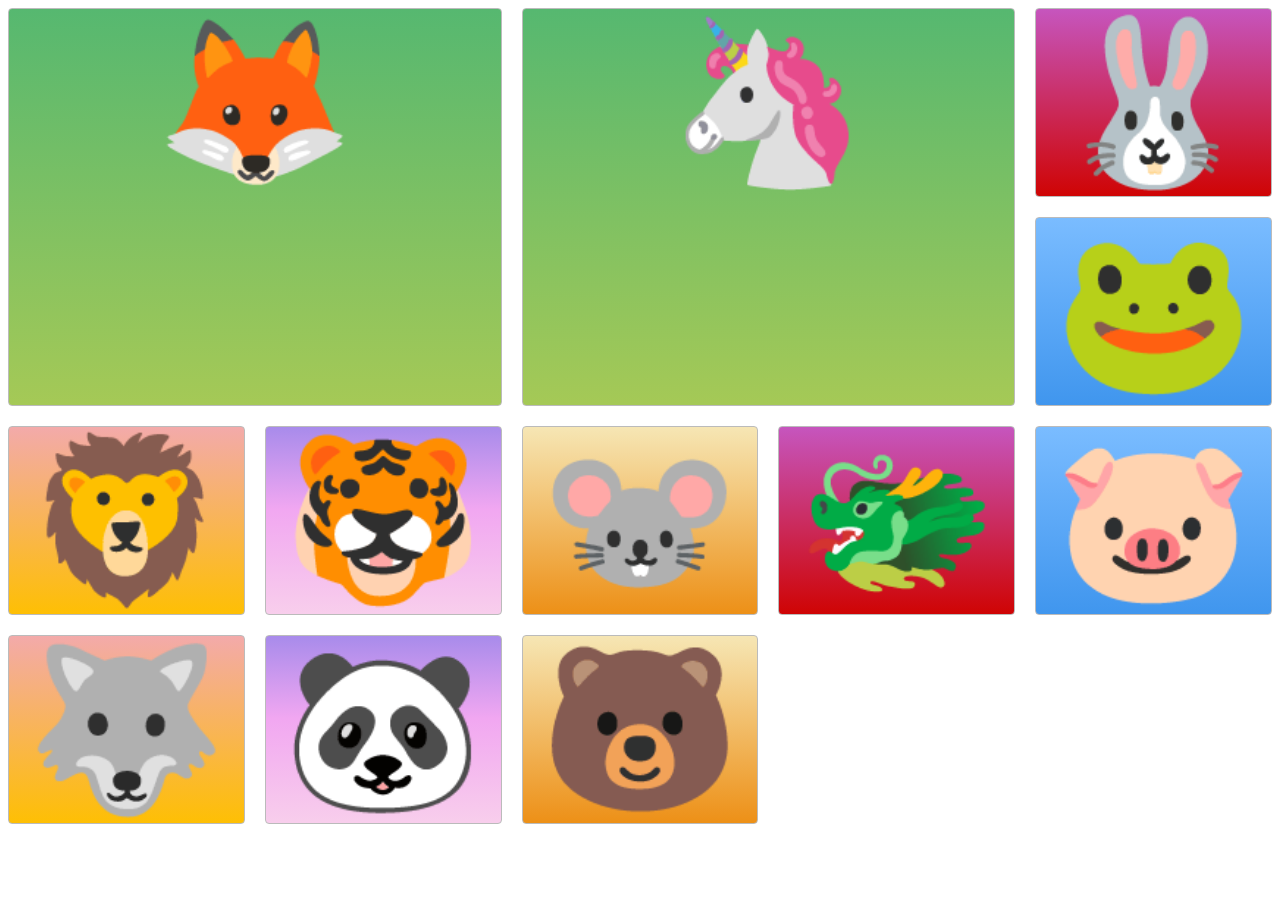
<file: css_grid.html>
<!DOCTYPE html>
<html>
<head>
  <title>Grid Master</title>
  <link rel="stylesheet" type="text/css" href="css_grid.css">
</head>
<body>
  <div class="container">
  <div class="zone green">🦊</div>
  <div class="zone red">🐰</div>
  <div class="zone blue">🐸</div>
  <div class="zone yellow">🦁</div>
  <div class="zone purple">🐯</div>
  <div class="zone brown">🐭</div>
  <div class="zone green">🦄</div>
  <div class="zone red">🐲</div>
  <div class="zone blue">🐷</div>
  <div class="zone yellow">🐺</div>
  <div class="zone purple">🐼</div>
  <div class="zone brown">🐻</div>
  </div>
</body>
</html>
</file>
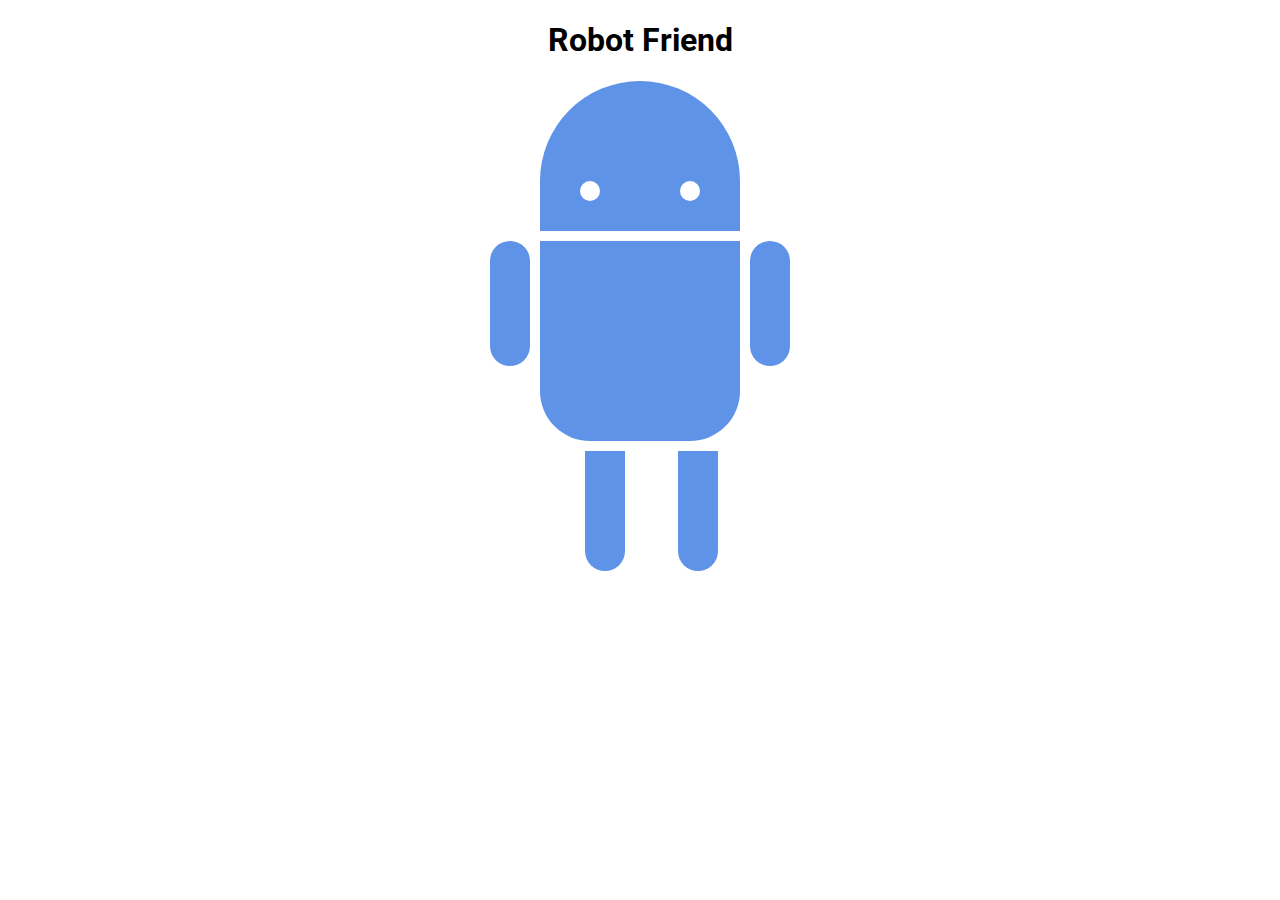
<file: index (2).html>
<!DOCTYPE html>
<html>
<head>
	<title>RoboPage</title>
	<link rel="stylesheet" type="text/css" href="style_3.css">
	<link href="https://fonts.googleapis.com/css?family=Roboto" rel="stylesheet">
</head>
<body>
	<h1>Robot Friend</h1>
	<div class="robots">
		<div class="android"> 
			<div class="head"> 
				<div class="eyes"> 
					<div class="left_eye"></div> 
					<div class="right_eye"></div>
				</div> 
			</div> 
			<div class="upper_body"> 
				<div class="left_arm"></div> 
				<div class="torso"></div> 
				<div class="right_arm"></div> 
			</div> 
			<div class="lower_body"> 
				<div class="left_leg"></div> 
				<div class="right_leg"></div> 
			</div> 
		</div>
	</div>
</body>
</html>
</file>
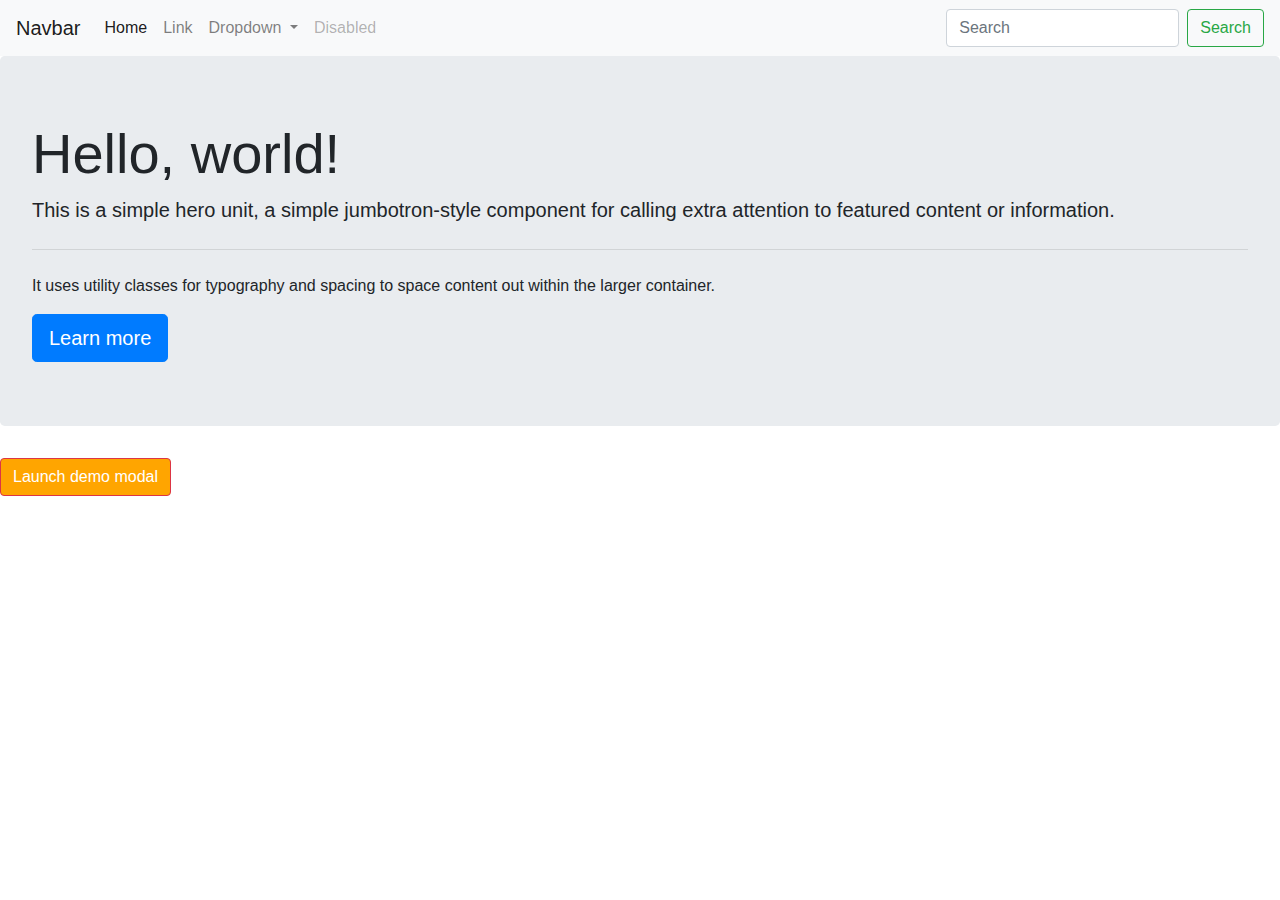
<file: index(3).html>
<!DOCTYPE html>
<html>
<head>
    <title>Bootstrap</title>
    <link rel="stylesheet" href="https://stackpath.bootstrapcdn.com/bootstrap/4.3.1/css/bootstrap.min.css" integrity="sha384-ggOyR0iXCbMQv3Xipma34MD+dH/1fQ784/j6cY/iJTQUOhcWr7x9JvoRxT2MZw1T" crossorigin="anonymous">
    <link rel="stylesheet" href="style_4.css">
</head>
<body>
        <nav class="navbar navbar-expand-lg navbar-light bg-light">
                <a class="navbar-brand" href="#">Navbar</a>
                <button class="navbar-toggler" type="button" data-toggle="collapse" data-target="#navbarSupportedContent" aria-controls="navbarSupportedContent" aria-expanded="false" aria-label="Toggle navigation">
                  <span class="navbar-toggler-icon"></span>
                </button>
              
                <div class="collapse navbar-collapse" id="navbarSupportedContent">
                  <ul class="navbar-nav mr-auto">
                    <li class="nav-item active">
                      <a class="nav-link" href="#">Home <span class="sr-only">(current)</span></a>
                    </li>
                    <li class="nav-item">
                      <a class="nav-link" href="#">Link</a>
                    </li>
                    <li class="nav-item dropdown">
                      <a class="nav-link dropdown-toggle" href="#" id="navbarDropdown" role="button" data-toggle="dropdown" aria-haspopup="true" aria-expanded="false">
                        Dropdown
                      </a>
                      <div class="dropdown-menu" aria-labelledby="navbarDropdown">
                        <a class="dropdown-item" href="#">Action</a>
                        <a class="dropdown-item" href="#">Another action</a>
                        <div class="dropdown-divider"></div>
                        <a class="dropdown-item" href="#">Something else here</a>
                      </div>
                    </li>
                    <li class="nav-item">
                      <a class="nav-link disabled" href="#" tabindex="-1" aria-disabled="true">Disabled</a>
                    </li>
                  </ul>
                  <form class="form-inline my-2 my-lg-0">
                    <input class="form-control mr-sm-2" type="search" placeholder="Search" aria-label="Search">
                    <button class="btn btn-outline-success my-2 my-sm-0" type="submit">Search</button>
                  </form>
                </div>
              </nav>
              <div class="jumbotron">
                    <h1 class="display-4">Hello, world!</h1>
                    <p class="lead">This is a simple hero unit, a simple jumbotron-style component for calling extra attention to featured content or information.</p>
                    <hr class="my-4">
                    <p>It uses utility classes for typography and spacing to space content out within the larger container.</p>
                    <a class="btn btn-primary btn-lg" href="#" role="button">Learn more</a>
                  </div>
                  <button type="button" class="btn btn-danger" data-toggle="modal" data-target="#exampleModal">
                        Launch demo modal
                      </button>
                      
                      <!-- Modal -->
                      <div class="modal fade" id="exampleModal" tabindex="-1" role="dialog" aria-labelledby="exampleModalLabel" aria-hidden="true">
                        <div class="modal-dialog" role="document">
                          <div class="modal-content">
                            <div class="modal-header">
                              <h5 class="modal-title" id="exampleModalLabel">Modal title</h5>
                              <button type="button" class="close" data-dismiss="modal" aria-label="Close">
                                <span aria-hidden="true">&times;</span>
                              </button>
                            </div>
                            <div class="modal-body">
                              ...
                            </div>
                            <div class="modal-footer">
                              <button type="button" class="btn btn-secondary" data-dismiss="modal">Close</button>
                              <button type="button" class="btn btn-primary">Save changes</button>
                            </div>
                          </div>
                        </div>
                      </div>
        <script src="https://code.jquery.com/jquery-3.3.1.slim.min.js" integrity="sha384-q8i/X+965DzO0rT7abK41JStQIAqVgRVzpbzo5smXKp4YfRvH+8abtTE1Pi6jizo" crossorigin="anonymous"></script>
        <script src="https://cdnjs.cloudflare.com/ajax/libs/popper.js/1.14.7/umd/popper.min.js" integrity="sha384-UO2eT0CpHqdSJQ6hJty5KVphtPhzWj9WO1clHTMGa3JDZwrnQq4sF86dIHNDz0W1" crossorigin="anonymous"></script>
        <script src="https://stackpath.bootstrapcdn.com/bootstrap/4.3.1/js/bootstrap.min.js" integrity="sha384-JjSmVgyd0p3pXB1rRibZUAYoIIy6OrQ6VrjIEaFf/nJGzIxFDsf4x0xIM+B07jRM" crossorigin="anonymous"></script>
</body>
</html>
</file>
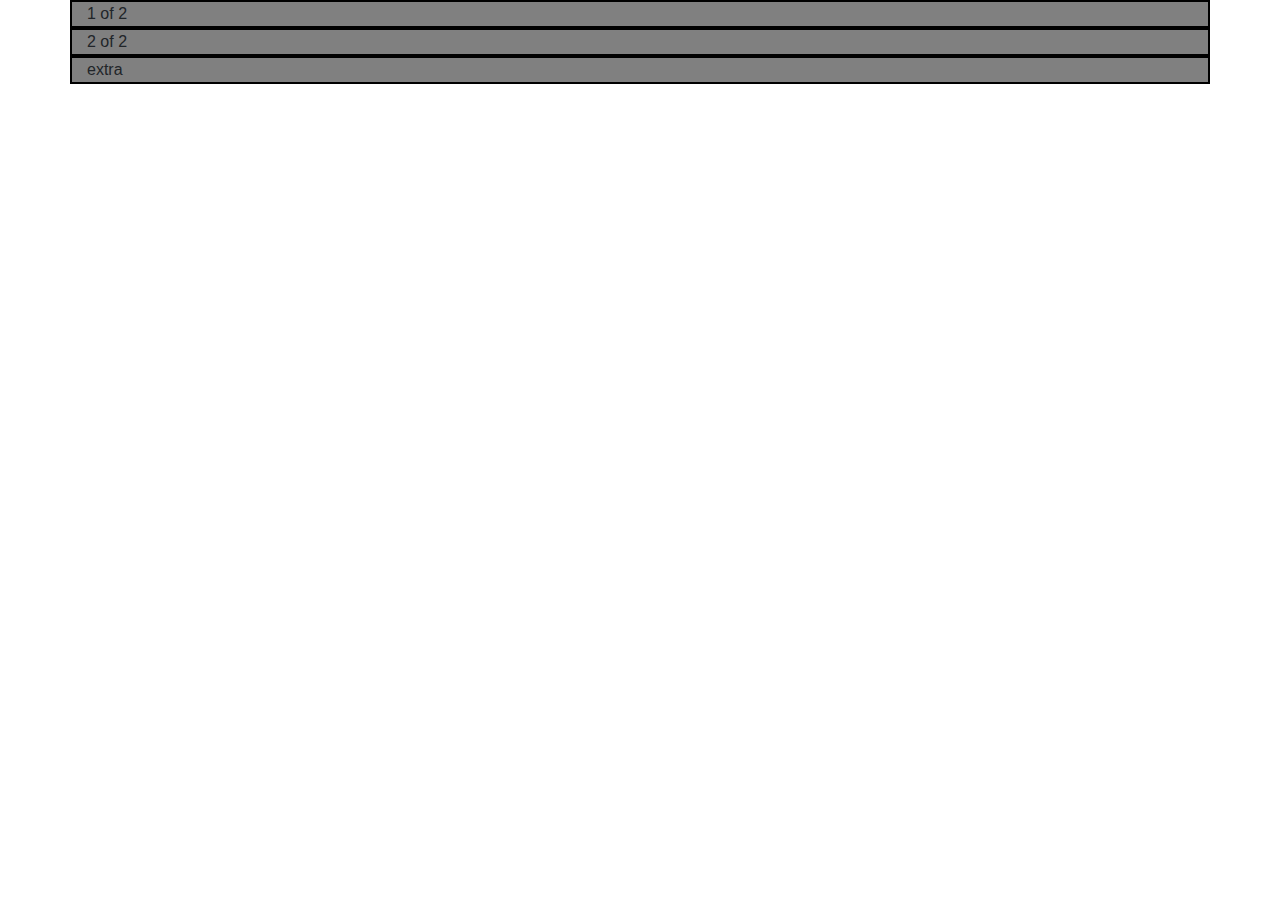
<file: index(4).html>
<!DOCTYPE html>
<html>
<head>
    <title>Bootstrap</title>
    <link rel="stylesheet" href="https://stackpath.bootstrapcdn.com/bootstrap/4.3.1/css/bootstrap.min.css" integrity="sha384-ggOyR0iXCbMQv3Xipma34MD+dH/1fQ784/j6cY/iJTQUOhcWr7x9JvoRxT2MZw1T" crossorigin="anonymous">
    <link rel="stylesheet" href="style_5.css">
</head>
<body>
<div class="container">
<div class="row">
    <div class="col col-sm-6 col-md-12 col-lg-12">
      1 of 2
    </div>
    <div class="col col-sm-3 col-md-6 col-lg-12">
      2 of 2            <!--grid system has 12 col-->
    </div>
    <div class="col col-sm-3 col-md-6 col-lg-12">     <!--makes system responsive according to grid system-->
            extra             <!--grid system has 12 col-->
          </div>
  </div>
<script src="https://code.jquery.com/jquery-3.3.1.slim.min.js" integrity="sha384-q8i/X+965DzO0rT7abK41JStQIAqVgRVzpbzo5smXKp4YfRvH+8abtTE1Pi6jizo" crossorigin="anonymous"></script>
        <script src="https://cdnjs.cloudflare.com/ajax/libs/popper.js/1.14.7/umd/popper.min.js" integrity="sha384-UO2eT0CpHqdSJQ6hJty5KVphtPhzWj9WO1clHTMGa3JDZwrnQq4sF86dIHNDz0W1" crossorigin="anonymous"></script>
        <script src="https://stackpath.bootstrapcdn.com/bootstrap/4.3.1/js/bootstrap.min.js" integrity="sha384-JjSmVgyd0p3pXB1rRibZUAYoIIy6OrQ6VrjIEaFf/nJGzIxFDsf4x0xIM+B07jRM" crossorigin="anonymous"></script>
</body>
</html>
</file>
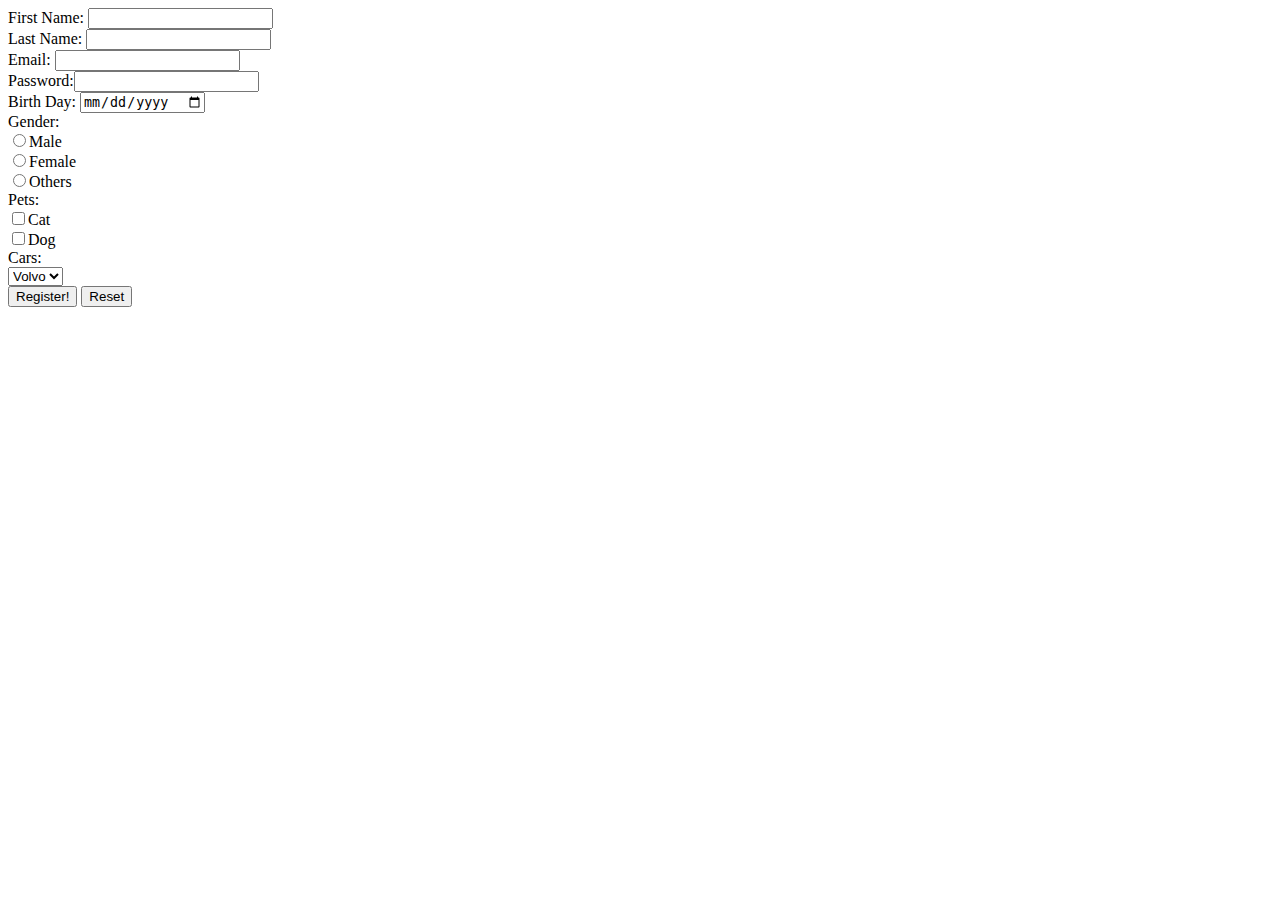
<file: register.html>
<!DOCTYPE html>
<html>
<head>
    <title>Register</title>
</head>
<body>
    <span></span>               <!--span->inline styles-->
    <div>
   <form method="GET">                      <!--GET shows the password email etc on address bar so we use POST and php uses action="action.php"-->
      <span>First Name: </span><input type="text" name="firstname" required><br>
       Last Name: <input type="text" name="lastname"required><br>
       Email: <input type="email" name="email" required><br>
       Password:<input type="password" minlength="5" name="password" required><br>
       Birth Day: <input type="date" name="date"><br>
       Gender:<br>
        <input type="radio" name="Gender" value="male">Male<br>
        <input type="radio" name="Gender" value="female">Female<br>
        <input type="radio" name="Gender" value="others">Others<br>
       Pets:<br>
       <input type="checkbox" name="cat" >Cat<br>
       <input type="checkbox" name="dog">Dog<br>
       Cars:<br>
       <select name="cars">
           <option value="volvo" >Volvo</option>
           <option value="audi" >Audi</option>
       </select><br>
       <input type="submit" value="Register!">
       <input type="reset">
   </form> 
   </div>
</body>
</html>
</file>
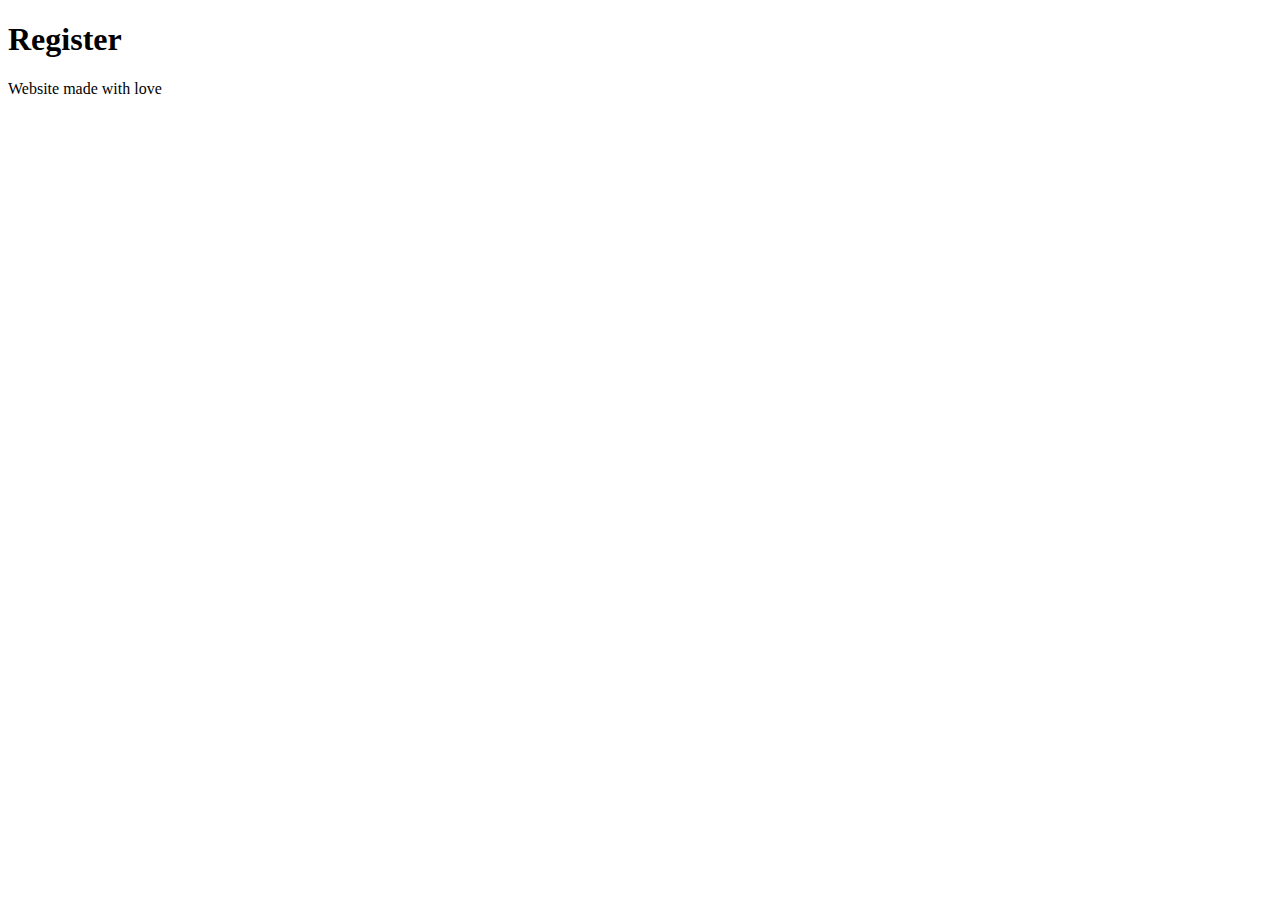
<file: register_html5.html>
<!DOCTYPE html>
<html>
<head>
    <title>Register</title>
</head>
<body>
    <header>
        <h1>Register</h1>
    </header>
    <nav>
        <a href="www.google.com"></a>
    </nav>
    <footer>
        <p>Website made with love</p>
    </footer>
</body>
</html>
</file>
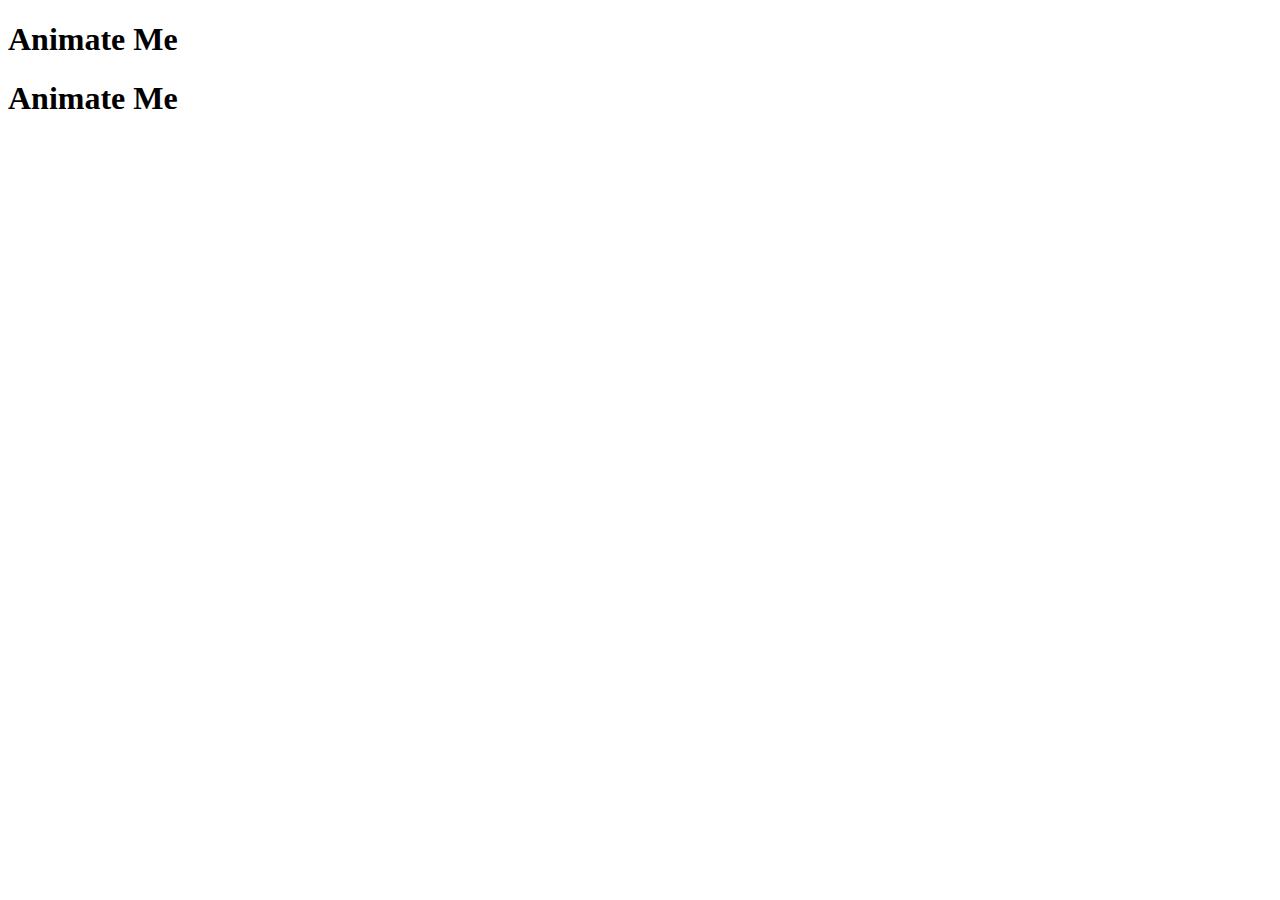
<file: test_animate.html>
<!DOCTYPE html>
<html>
<head>
    <title>Animate.css</title>
    <link rel="stylesheet" type="text/css" href="animate.css">
</head>
<body>
<h1 class="animated infinite bounce">Animate Me</h1>
<h1 class="animated flip">Animate Me</h1>
</body>
</html>
</file>
<file: css_grid.css>
.container
{
    display: grid;
    grid-gap: 20px;
    /*grid-template-columns: auto 1fr 2fr;*/
    grid-template-rows: 1 fr;
    /*justify-items: start;   /*end*/    
    /*align-items: end;*/
    grid-template-columns: repeat(auto-fill,minmax(200px,1fr));
   /* grid-template-columns: 1fr 1fr 2fr; */
    /*grid-template-rows: 1fr 2fr 3fr 5fr;  /*2 grids of 300px each*/
}
.green{
    /*grid-column-start:1;
    grid-column-end: 3;*/
    /*grid-column: 1/3;*/
    /*grid-column: 1/-1;*/
    grid-column: span 2;
    grid-row: 1/3;
    /*justify-self: start;
    /*align-self:start;*/

}
.zone {
    cursor:pointer;
    /*display:block;   inline-block*/
    text-align: center;
    font-size:10em;
    border-radius:4px;
    border:1px solid #bbb;
    transition: all 0.3s linear;
}

.zone:hover {
    -webkit-box-shadow:rgba(0,0,0,0.8) 0px 5px 15px, inset rgba(0,0,0,0.15) 0px -10px 20px;
    -moz-box-shadow:rgba(0,0,0,0.8) 0px 5px 15px, inset rgba(0,0,0,0.15) 0px -10px 20px;
    -o-box-shadow:rgba(0,0,0,0.8) 0px 5px 15px, inset rgba(0,0,0,0.15) 0px -10px 20px;
    box-shadow:rgba(0,0,0,0.8) 0px 5px 15px, inset rgba(0,0,0,0.15) 0px -10px 20px;
}


/*https://paulund.co.uk/how-to-create-shiny-css-buttons*/
/***********************************************************************
 *  Green Background
 **********************************************************************/
.green{
    background: #56B870; /* Old browsers */
    background: -moz-linear-gradient(top, #56B870 0%, #a5c956 100%); /* FF3.6+ */
    background: -webkit-gradient(linear, left top, left bottom, color-stop(0%,#56B870), color-stop(100%,#a5c956)); /* Chrome,Safari4+ */
    background: -webkit-linear-gradient(top, #56B870 0%,#a5c956 100%); /* Chrome10+,Safari5.1+ */
    background: -o-linear-gradient(top, #56B870 0%,#a5c956 100%); /* Opera 11.10+ */
    background: -ms-linear-gradient(top, #56B870 0%,#a5c956 100%); /* IE10+ */
    background: linear-gradient(top, #56B870 0%,#a5c956 100%); /* W3C */
}

/***********************************************************************
 *  Red Background
 **********************************************************************/
.red{
    background: #C655BE; /* Old browsers */
    background: -moz-linear-gradient(top, #C655BE 0%, #cf0404 100%); /* FF3.6+ */
    background: -webkit-gradient(linear, left top, left bottom, color-stop(0%,#C655BE), color-stop(100%,#cf0404)); /* Chrome,Safari4+ */
    background: -webkit-linear-gradient(top, #C655BE 0%,#cf0404 100%); /* Chrome10+,Safari5.1+ */
    background: -o-linear-gradient(top, #C655BE 0%,#cf0404 100%); /* Opera 11.10+ */
    background: -ms-linear-gradient(top, #C655BE 0%,#cf0404 100%); /* IE10+ */
    background: linear-gradient(top, #C655BE 0%,#cf0404 100%); /* W3C */
}

/***********************************************************************
 *  Yellow Background
 **********************************************************************/
.yellow{
    background: #F3AAAA; /* Old browsers */
    background: -moz-linear-gradient(top, #F3AAAA 0%, #febf04 100%); /* FF3.6+ */
    background: -webkit-gradient(linear, left top, left bottom, color-stop(0%,#F3AAAA), color-stop(100%,#febf04)); /* Chrome,Safari4+ */
    background: -webkit-linear-gradient(top, #F3AAAA 0%,#febf04 100%); /* Chrome10+,Safari5.1+ */
    background: -o-linear-gradient(top, #F3AAAA 0%,#febf04 100%); /* Opera 11.10+ */
    background: -ms-linear-gradient(top, #F3AAAA 0%,#febf04 100%); /* IE10+ */
    background: linear-gradient(top, #F3AAAA 0%,#febf04 100%); /* W3C */
}

/***********************************************************************
 *  Blue Background
 **********************************************************************/
.blue{
    background: #7abcff; /* Old browsers */
    background: -moz-linear-gradient(top, #7abcff 0%, #60abf8 44%, #4096ee 100%); /* FF3.6+ */
    background: -webkit-gradient(linear, left top, left bottom, color-stop(0%,#7abcff), color-stop(44%,#60abf8), color-stop(100%,#4096ee)); /* Chrome,Safari4+ */
    background: -webkit-linear-gradient(top, #7abcff 0%,#60abf8 44%,#4096ee 100%); /* Chrome10+,Safari5.1+ */
    background: -o-linear-gradient(top, #7abcff 0%,#60abf8 44%,#4096ee 100%); /* Opera 11.10+ */
    background: -ms-linear-gradient(top, #7abcff 0%,#60abf8 44%,#4096ee 100%); /* IE10+ */
    background: linear-gradient(top, #7abcff 0%,#60abf8 44%,#4096ee 100%); /* W3C */
}

/***********************************************************************
 *  Purple Background
 **********************************************************************/
.purple {
    background: #A88BEB; /* Old browsers */
    background: -moz-linear-gradient(top, #A88BEB 0%, #F1A7F1 44%, #F8CEEC 100%); /* FF3.6+ */
    background: -webkit-gradient(linear, left top, left bottom, color-stop(0%,#A88BEB), color-stop(44%,#F1A7F1), color-stop(100%,#F8CEEC)); /* Chrome,Safari4+ */
    background: -webkit-linear-gradient(top, #A88BEB 0%,#F1A7F1 44%,#F8CEEC 100%); /* Chrome10+,Safari5.1+ */
    background: -o-linear-gradient(top, #A88BEB 0%,#F1A7F1 44%,#F8CEEC 100%); /* Opera 11.10+ */
    background: -ms-linear-gradient(top, #A88BEB 0%,#F1A7F1 44%,#F8CEEC 100%); /* IE10+ */
    background: linear-gradient(top, #A88BEB 0%,#F1A7F1 44%,#F8CEEC 100%); /* W3C */
}

/***********************************************************************
 *  Brown Background
 **********************************************************************/
.brown {
    background: #f6e6b4; /* Old browsers */
    background: -moz-linear-gradient(top, #f6e6b4 0%, #ed9017 100%); /* FF3.6+ */
    background: -webkit-gradient(linear, left top, left bottom, color-stop(0%,#f6e6b4), color-stop(100%,#ed9017)); /* Chrome,Safari4+ */
    background: -webkit-linear-gradient(top, #f6e6b4 0%,#ed9017 100%); /* Chrome10+,Safari5.1+ */
    background: -o-linear-gradient(top, #f6e6b4 0%,#ed9017 100%); /* Opera 11.10+ */
    background: -ms-linear-gradient(top, #f6e6b4 0%,#ed9017 100%); /* IE10+ */
    background: linear-gradient(top, #f6e6b4 0%,#ed9017 100%); /* W3C */
    filter: progid:DXImageTransform.Microsoft.gradient( startColorstr='#f6e6b4', endColorstr='#ed9017',GradientType=0 ); /* IE6-9 */
}
</file>
<file: style_3.css>
h1 {
	text-align: center;
	font-family: 'Roboto', sans-serif;
}

.robots {
	flex-wrap: wrap;
	display: flex;
	justify-content: center;
}

.head, 
.left_arm, 
.torso, 
.right_arm, 
.left_leg, 
.right_leg {
	 background-color: #5f93e8;
	 margin: 0 auto;
}

.head { 
	width: 200px; 
	margin: 0 auto; 
	height: 150px; 
	border-radius: 200px 200px 0 0; 
	margin-bottom: 10px;
} 

.eyes {
	display: flex;
}

.head:hover {
	width: 300px;
    transition: 1s ease-in-out;
}

.upper_body { 
	width: 300px; 
	height: 150px;
	display: flex; 
	
} 

.left_arm, .right_arm { 
	width: 40px; 
	height: 125px;
	border-radius: 100px; 
} 

.left_arm { 
	margin-right: 10px; 
} 

.right_arm { 
	margin-left: 10px; 
} 

.torso { 
	width: 200px; 
	height: 200px;
	border-radius: 0 0 50px 50px; 
} 

.lower_body { 
	width: 200px; 
	height: 200px;
	/* This is another useful property. Hmm what do you think it does?*/
	margin: 0 auto;
	display: flex; 

} 

.left_leg, .right_leg { 
	width: 40px; 
	height: 120px;
	margin-top: 60px;
	border-radius: 0 0 100px 100px; 
	display: inline-block;
} 

.left_leg { 
	margin-left: 45px; 
} 

.left_leg:hover {
	-webkit-transform: rotate(20deg);
    -moz-transform: rotate(20deg);
    -o-transform: rotate(20deg);
    -ms-transform: rotate(20deg);
    transform: rotate(20deg);
}

.right_leg { 
	margin-left: 30px; 
}

.left_eye, .right_eye { 
	width: 20px; 
	height: 20px; 
	border-radius: 15px; 
	background-color: white;  
	display: inline-block;
} 

.left_eye { 
	/* These properties are new and you haven't encountered
	in this course. Check out CSS Tricks to see what it does! */
	position: relative; 
	top: 100px; 
	left: 40px; 
} 

.right_eye { 
	position: relative; 
	top: 100px; 
	left: 120px; 
}


/*<link rel="stylesheet" href="https://stackpath.bootstrapcdn.com/bootstrap/4.3.1/css/bootstrap.min.css" integrity="sha384-ggOyR0iXCbMQv3Xipma34MD+dH/1fQ784/j6cY/iJTQUOhcWr7x9JvoRxT2MZw1T" crossorigin="anonymous">*/
/*<script src="https://code.jquery.com/jquery-3.3.1.slim.min.js" integrity="sha384-q8i/X+965DzO0rT7abK41JStQIAqVgRVzpbzo5smXKp4YfRvH+8abtTE1Pi6jizo" crossorigin="anonymous"></script>
<script src="https://cdnjs.cloudflare.com/ajax/libs/popper.js/1.14.7/umd/popper.min.js" integrity="sha384-UO2eT0CpHqdSJQ6hJty5KVphtPhzWj9WO1clHTMGa3JDZwrnQq4sF86dIHNDz0W1" crossorigin="anonymous"></script>
<script src="https://stackpath.bootstrapcdn.com/bootstrap/4.3.1/js/bootstrap.min.js" integrity="sha384-JjSmVgyd0p3pXB1rRibZUAYoIIy6OrQ6VrjIEaFf/nJGzIxFDsf4x0xIM+B07jRM" crossorigin="anonymous"></script>*/
</file>
<file: style_4.css>
.btn-danger
{
    background-color: orange;
}
.btn-danger:hover{
    background-color: black;
}
</file>
<file: style_5.css>
.col
{
    background-color: grey;
    border: 2px solid black;

}
</file>
